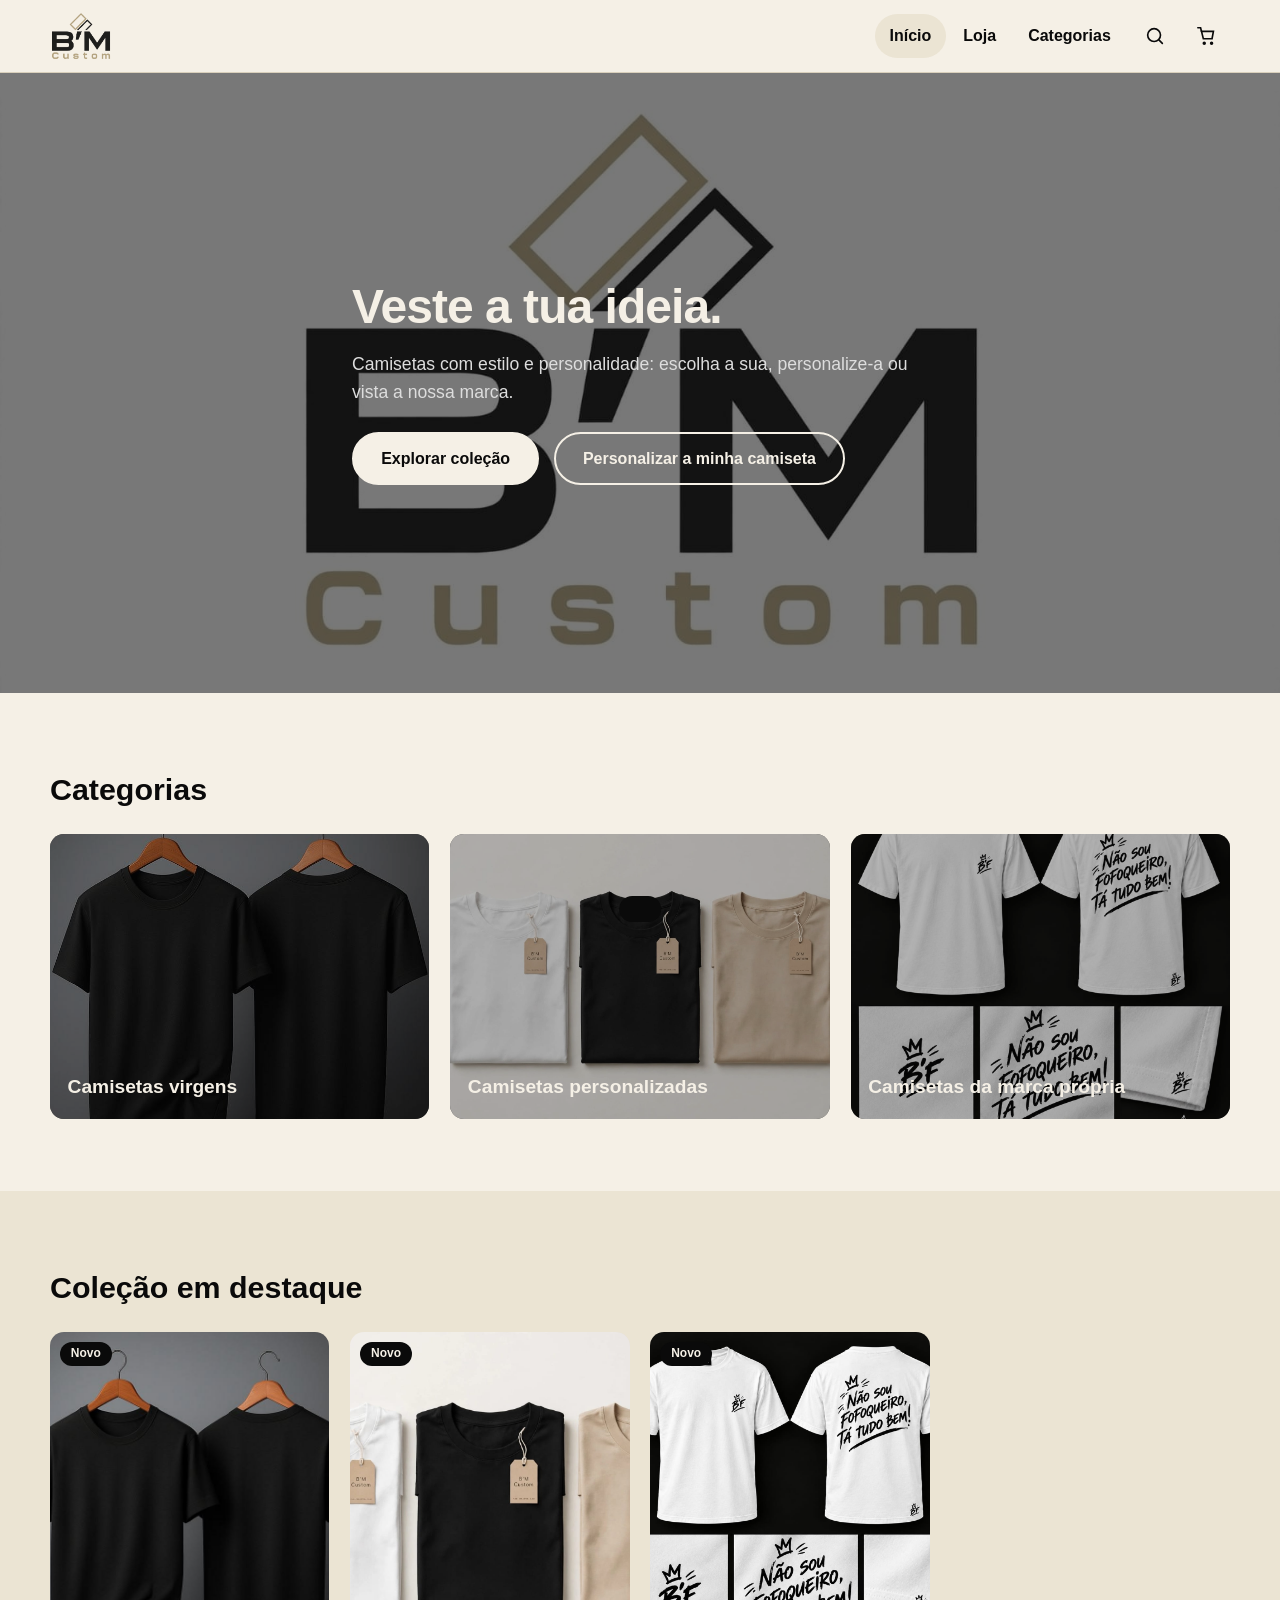
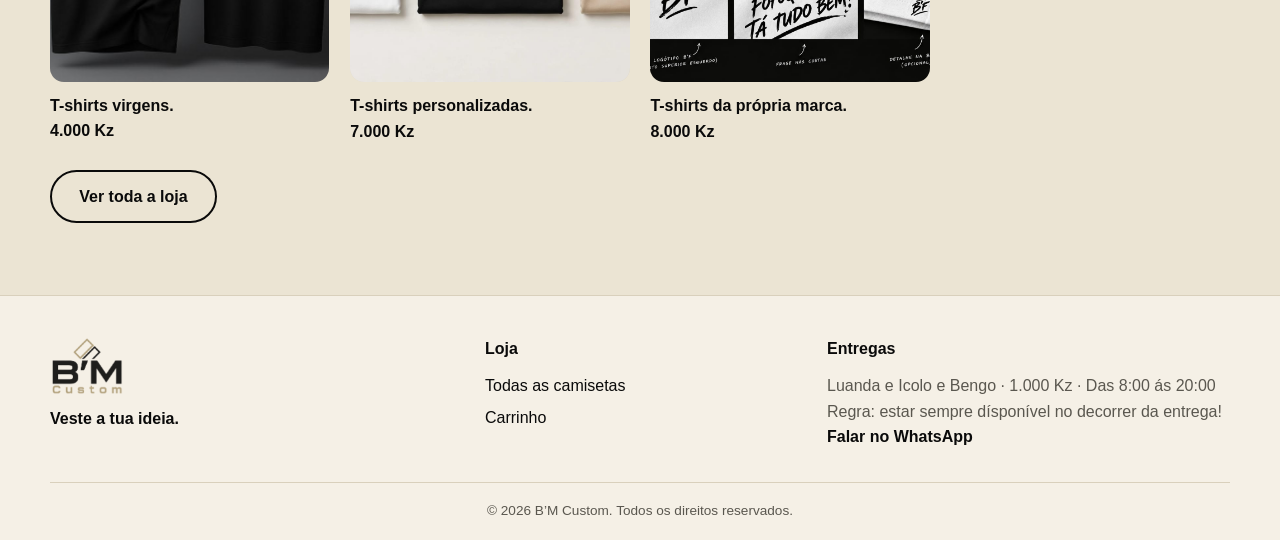
<file: index.html>
<!DOCTYPE html><html lang="pt-PT"><head><meta charset="utf-8"><meta name="viewport" content="width=device-width,initial-scale=1"><title>B’M Custom | Veste a tua ideia.</title><meta name="description" content="Camisetas virgens, personalizadas e da marca própria. Entregas em Luanda e Icolo e Bengo."><meta property="og:title" content="B’M Custom | Veste a tua ideia."><meta property="og:description" content="Camisetas virgens, personalizadas e da marca própria. Entregas em Luanda e Icolo e Bengo."><meta property="og:type" content="website"><meta property="og:image" content="assets/images/marca/logotipo.png"><meta name="theme-color" content="#0A0A0A"><link rel="icon" href="assets/images/marca/favicon.png"><link rel="stylesheet" href="css/style.css"></head><body data-page="index"><a class="skip" href="#conteudo">Saltar para o conteúdo</a><div id="hdr"></div><main id="conteudo"><section class="hero dk"><img src="assets/images/banners/banner-principal.jpg" alt=""><div class="c hc"><h1>Veste a tua ideia.</h1><p>Camisetas com estilo e personalidade: escolha a sua, personalize-a ou vista a nossa marca.</p><div class="acts"><a class="btn" href="loja.html">Explorar coleção</a><a class="btn o" href="loja.html?cat=personalizadas">Personalizar a minha camiseta</a></div></div></section>
<section class="sec" id="categorias"><div class="c"><h2>Categorias</h2><!-- Fotos: assets/images/categorias/virgens.jpg, personalizadas.jpg, marca-propria.jpg --><div class="grid three" id="cg"></div></div></section>
<section class="sec alt"><div class="c"><h2>Coleção em destaque</h2><div class="grid" id="dest"></div><div class="acts"><a class="btn o" href="loja.html">Ver toda a loja</a></div></div></section></main><div id="ftr"></div><div class="toast" id="toast" role="status"></div><noscript><p class="c sec">Ative o JavaScript para ver a loja.</p></noscript><script src="js/dados.js"></script><script src="js/produtos.js"></script><script src="js/config.js"></script><script src="js/main.js"></script></body></html>
</file>
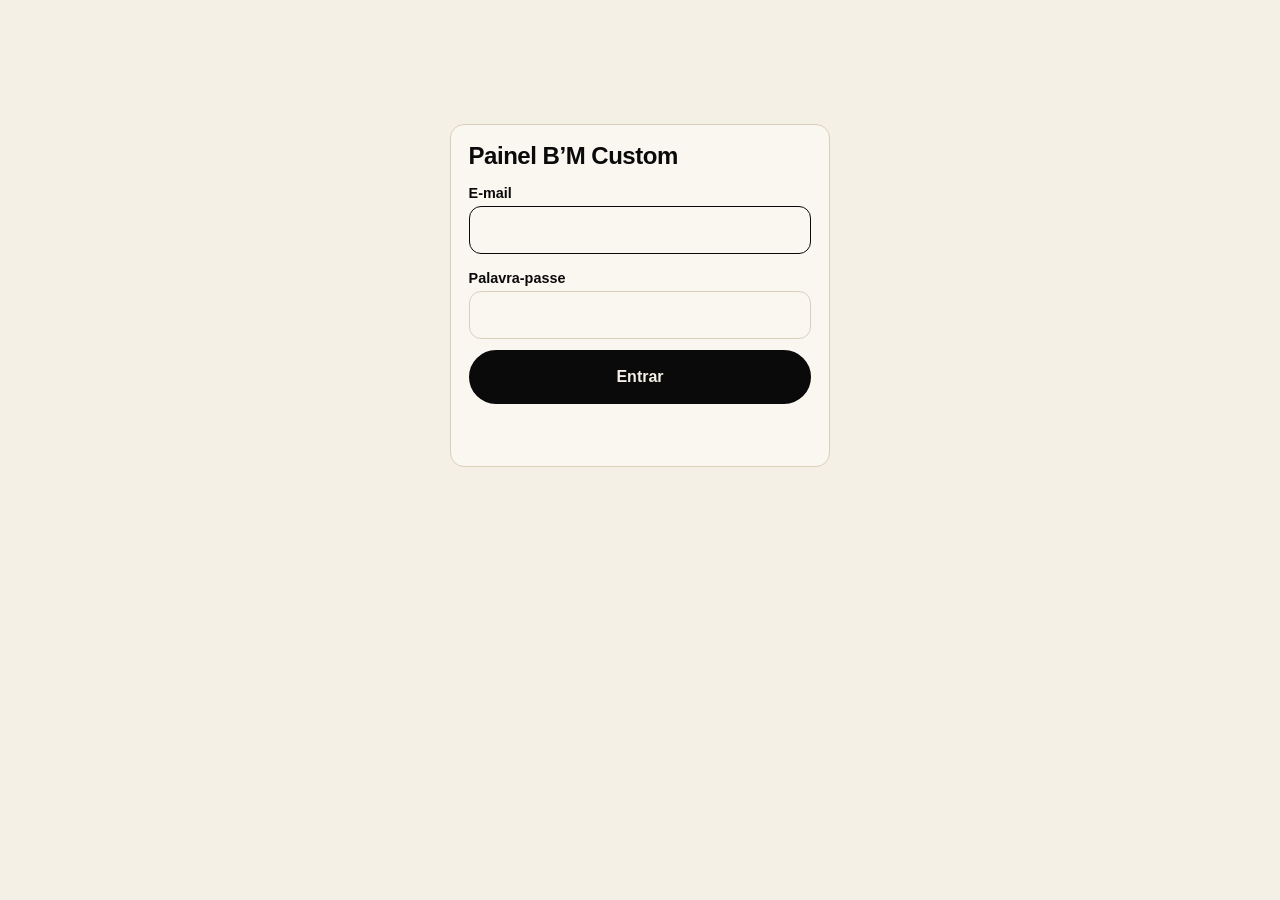
<file: admin/index.html>
<!doctype html>
<html lang="pt-PT">
<head>
<meta charset="utf-8">
<meta name="viewport" content="width=device-width,initial-scale=1">
<meta name="robots" content="noindex,nofollow">
<title>Painel · B’M Custom</title>
<link rel="stylesheet" href="../css/style.css">
<style>
  .adm{max-width:1000px;margin:0 auto;padding:1rem 1rem 5rem}
  .adm h1{font-size:1.5rem;margin:0}.adm h2{font-size:1.15rem;margin:0 0 .8rem}
  .top{display:flex;align-items:center;justify-content:space-between;gap:1rem;flex-wrap:wrap;padding:.6rem 0 1rem}
  .top small{color:var(--m)}
  .tabs{display:flex;gap:.4rem;flex-wrap:wrap;margin-bottom:1.2rem;border-bottom:1px solid var(--l);padding-bottom:.8rem}
  .tabs button{border:1px solid var(--l);background:var(--f);border-radius:99px;padding:.55rem 1.1rem;font-weight:700}
  .tabs button[aria-current="true"]{background:var(--k);color:var(--w);border-color:var(--k)}
  .box{border:1px solid var(--l);border-radius:var(--r);padding:1.1rem;margin-bottom:1rem;background:var(--f);display:grid;gap:.7rem}
  .f2{display:grid;grid-template-columns:1fr 1fr;gap:.8rem}.f3{display:grid;grid-template-columns:repeat(3,1fr);gap:.8rem}
  .bar{display:flex;flex-wrap:wrap;gap:.6rem;align-items:center;margin-bottom:1rem}.bar input,.bar select{width:auto;flex:1 1 180px}
  .sm{min-height:38px;padding:.3rem 1rem;font-size:.9rem}
  .bdgx{display:inline-block;padding:.1rem .7rem;border-radius:99px;font-weight:700;font-size:.8rem;background:var(--g);border:1px solid var(--l)}
  .bdgx.nova{background:var(--a);border-color:var(--a)}.bdgx.ok{background:#1a5c34;color:#F5F0E6;border-color:#1a5c34}.bdgx.no{background:#a82019;color:#F5F0E6;border-color:#a82019}
  .ped{border-left:4px solid var(--a)}.ped.cancelada{border-left-color:#a82019;opacity:.75}.ped.entregue{border-left-color:#1a5c34}
  .ped header{display:flex;flex-wrap:wrap;justify-content:space-between;gap:.5rem;align-items:center}
  .ped ul{display:grid;gap:.2rem}.ped li{display:flex;justify-content:space-between;gap:1rem}
  .lin{display:flex;flex-wrap:wrap;gap:.5rem;align-items:center}.lin select{width:auto;min-height:38px}
  .pl{display:flex;gap:.8rem;align-items:center;padding:.7rem;border:1px solid var(--l);border-radius:var(--r);background:var(--f);margin-bottom:.6rem;flex-wrap:wrap}
  .pl img,.pl .nofoto{width:64px;height:64px;border-radius:10px;object-fit:cover;background:var(--g);flex:none}
  .pl .info{flex:1 1 180px;display:grid}
  .fotos{display:flex;flex-wrap:wrap;gap:.7rem}.foto{position:relative;width:96px}.foto img{width:96px;height:96px;object-fit:cover;border-radius:10px;border:1px solid var(--l)}
  .foto .lin{margin-top:.3rem;gap:.2rem}.foto button{min-height:30px;min-width:30px;padding:0 .4rem;border:1px solid var(--l);background:var(--f);border-radius:8px}
  .foto .pri{position:absolute;top:4px;left:4px;background:var(--k);color:var(--w);font-size:.7rem;padding:0 .5rem;border-radius:99px}
  .gw{overflow-x:auto;border:1px solid var(--l);border-radius:12px}.gw table{border-collapse:collapse;width:100%;min-width:420px}
  .gw th,.gw td{padding:.4rem .5rem;border-bottom:1px solid var(--l);text-align:center}.gw th:first-child,.gw td:first-child{text-align:left;font-weight:600;white-space:nowrap}
  .gw input{width:4.2rem;min-height:38px;padding:.3rem;text-align:center}
  .ck{display:flex;align-items:center;gap:.5rem;font-weight:600}.ck input{width:20px;min-height:0}
  .adm small,.hint{color:var(--m)}
  .login{max-width:380px;margin:12vh auto 0}
  .tst{position:fixed;left:50%;bottom:1.2rem;transform:translateX(-50%);background:var(--k);color:var(--w);padding:.8rem 1.3rem;border-radius:16px;font-weight:700;z-index:100;max-width:90vw}
  .tst.err{background:#a82019}
  @media(max-width:640px){.f2,.f3{grid-template-columns:1fr}}
</style>
</head>
<body>
<main class="adm" id="app"><p class="mut" style="padding:2rem 0">A carregar…</p></main>
<script src="../js/config.js"></script>
<script src="admin.js"></script>
<noscript><p style="padding:2rem">Este painel precisa de JavaScript.</p></noscript>
</body>
</html>
</file>
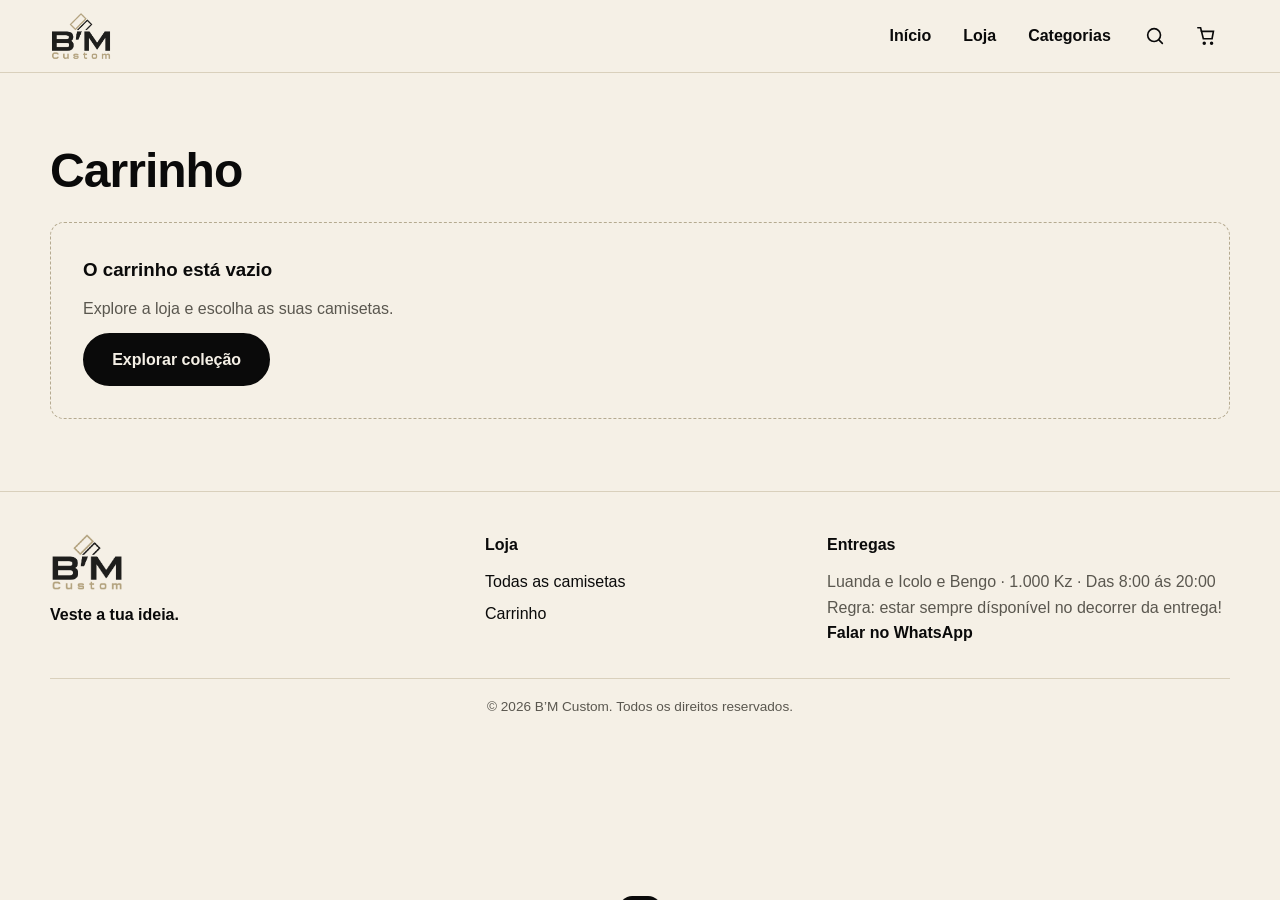
<file: carrinho.html>
<!DOCTYPE html><html lang="pt-PT"><head><meta charset="utf-8"><meta name="viewport" content="width=device-width,initial-scale=1"><title>B’M Custom | Carrinho</title><meta name="description" content="O seu carrinho B’M Custom."><meta property="og:title" content="B’M Custom | Carrinho"><meta property="og:description" content="O seu carrinho B’M Custom."><meta property="og:type" content="website"><meta property="og:image" content="assets/images/marca/logotipo.png"><meta name="theme-color" content="#0A0A0A"><link rel="icon" href="assets/images/marca/favicon.png"><link rel="stylesheet" href="css/style.css"></head><body data-page="carrinho"><a class="skip" href="#conteudo">Saltar para o conteúdo</a><div id="hdr"></div><main id="conteudo"><section class="sec"><div class="c"><h1 style="margin-bottom:1.5rem">Carrinho</h1><div id="cart"></div></div></section></main><div id="ftr"></div><div class="toast" id="toast" role="status"></div><noscript><p class="c sec">Ative o JavaScript para ver a loja.</p></noscript><script src="js/dados.js"></script><script src="js/produtos.js"></script><script src="js/config.js"></script><script src="js/main.js"></script></body></html>
</file>
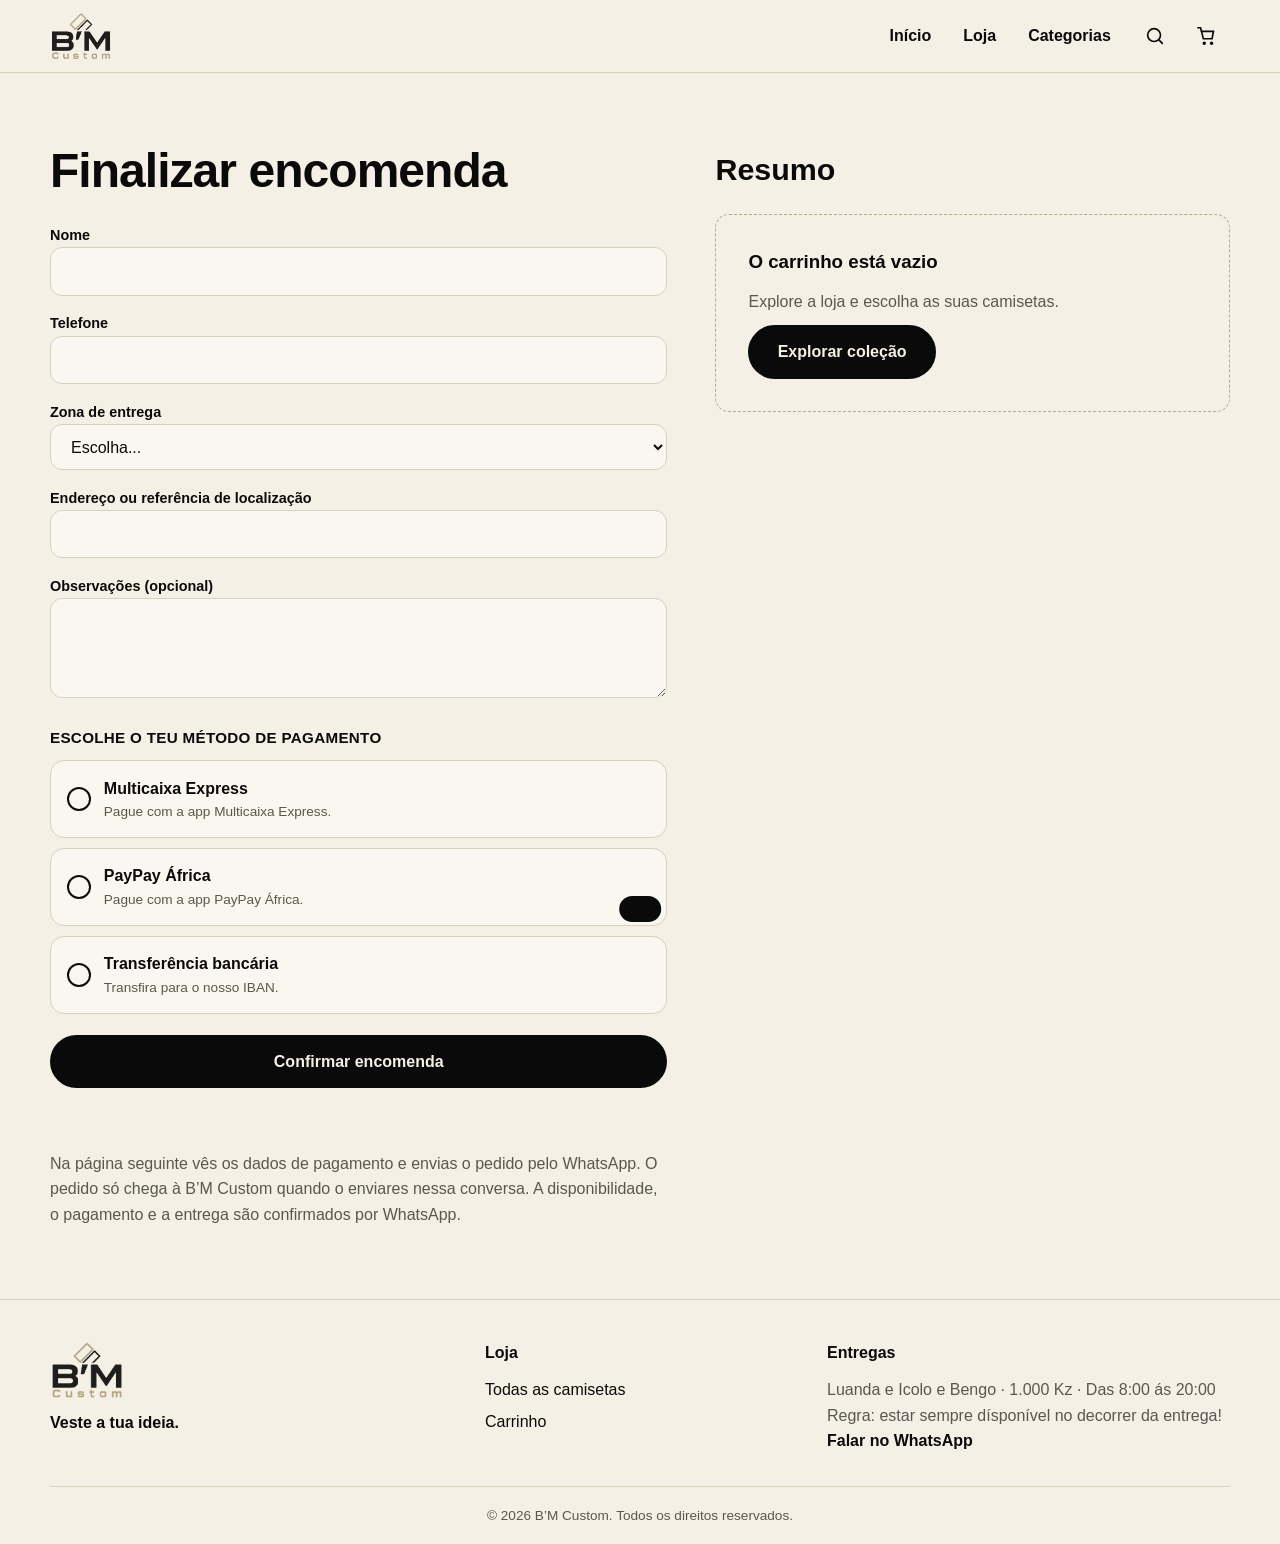
<file: checkout.html>
<!DOCTYPE html><html lang="pt-PT"><head><meta charset="utf-8"><meta name="viewport" content="width=device-width,initial-scale=1"><title>B’M Custom | Finalizar encomenda</title><meta name="description" content="Finalize a sua encomenda B’M Custom."><meta property="og:title" content="B’M Custom | Finalizar encomenda"><meta property="og:description" content="Finalize a sua encomenda B’M Custom."><meta property="og:type" content="website"><meta property="og:image" content="assets/images/marca/logotipo.png"><meta name="theme-color" content="#0A0A0A"><link rel="icon" href="assets/images/marca/favicon.png"><link rel="stylesheet" href="css/style.css"></head><body data-page="checkout"><a class="skip" href="#conteudo">Saltar para o conteúdo</a><div id="hdr"></div><main id="conteudo"><section class="sec"><div class="c two"><div><h1 style="margin-bottom:1.5rem">Finalizar encomenda</h1><form id="co"><div><label for="n">Nome</label><input id="n" name="nome" autocomplete="name" required minlength="2"></div><div><label for="t">Telefone</label><input id="t" name="telefone" type="tel" autocomplete="tel" required inputmode="tel"></div><div><label for="fz">Zona de entrega</label><select id="fz" name="zona" required><option value="">Escolha...</option></select></div><div><label for="e">Endereço ou referência de localização</label><input id="e" name="endereco" required minlength="5"></div><div><label for="o">Observações (opcional)</label><textarea id="o" name="obs" rows="3" maxlength="500"></textarea></div><fieldset class="pmf"><legend>ESCOLHE O TEU MÉTODO DE PAGAMENTO</legend><div class="pm" id="pm"></div></fieldset><button class="btn" id="go">Confirmar encomenda</button><p class="msg" id="cm" role="status"></p><p class="mut">Na página seguinte vês os dados de pagamento e envias o pedido pelo WhatsApp. O pedido só chega à B’M Custom quando o enviares nessa conversa. A disponibilidade, o pagamento e a entrega são confirmados por WhatsApp.</p></form></div><div><h2>Resumo</h2><div id="cart"></div></div></div></section></main><div id="ftr"></div><div class="toast" id="toast" role="status"></div><noscript><p class="c sec">Ative o JavaScript para ver a loja.</p></noscript><script src="js/dados.js"></script><script src="js/pagamento.js"></script><script src="js/produtos.js"></script><script src="js/config.js"></script><script src="js/main.js"></script></body></html>
</file>
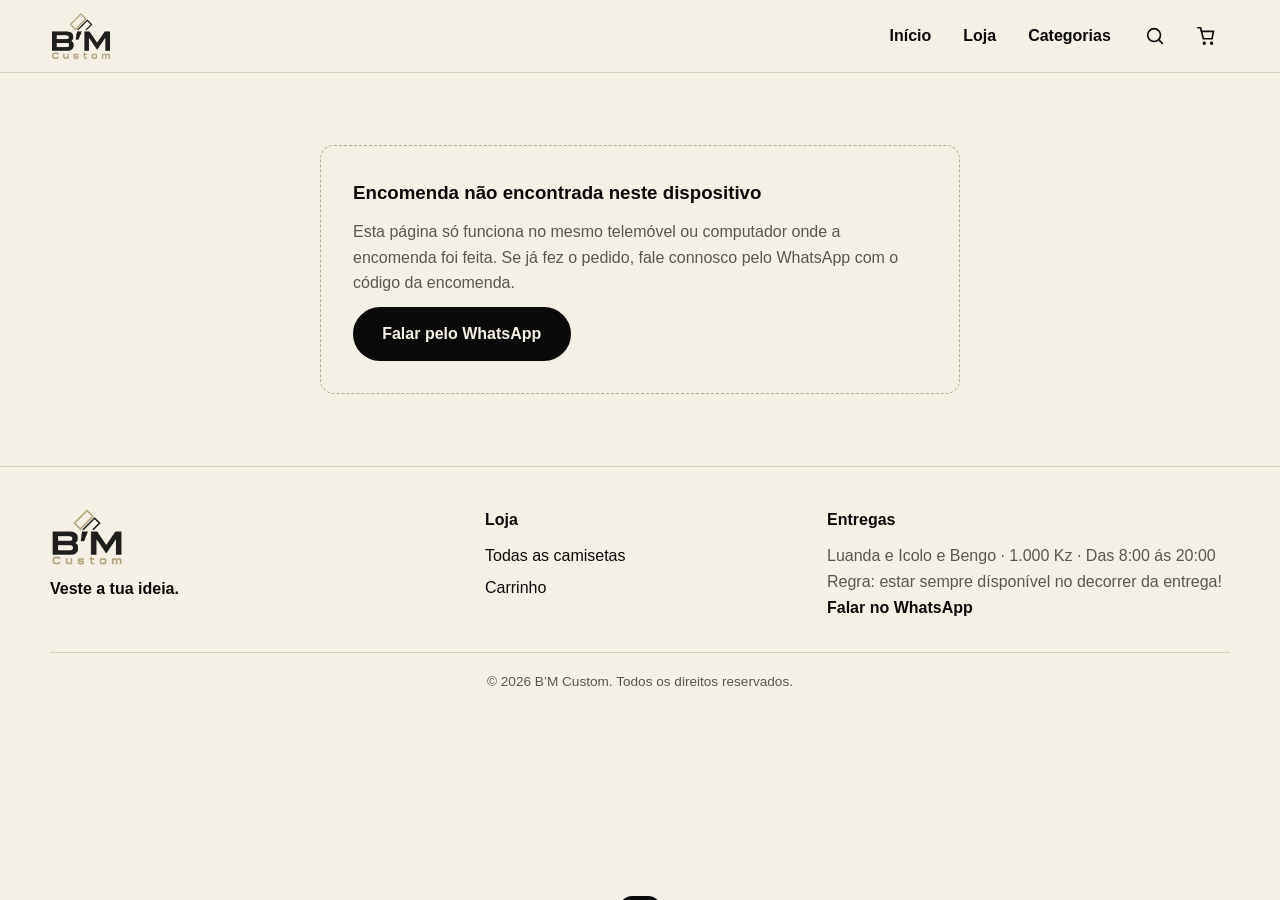
<file: confirmacao.html>
<!DOCTYPE html><html lang="pt-PT"><head><meta charset="utf-8"><meta name="viewport" content="width=device-width,initial-scale=1"><title>B’M Custom | Pagamento da encomenda</title><meta name="description" content="Dados de pagamento e envio da encomenda B’M Custom."><meta name="robots" content="noindex"><meta property="og:title" content="B’M Custom | Pagamento da encomenda"><meta property="og:type" content="website"><meta property="og:image" content="assets/images/marca/logotipo.png"><meta name="theme-color" content="#0A0A0A"><link rel="icon" href="assets/images/marca/favicon.png"><link rel="stylesheet" href="css/style.css"></head><body data-page="confirmacao"><a class="skip" href="#conteudo">Saltar para o conteúdo</a><div id="hdr"></div><main id="conteudo"><section class="sec"><div class="c" id="cf" style="display:grid;gap:1rem;max-width:40rem"></div></section></main><div id="ftr"></div><div class="toast" id="toast" role="status"></div><noscript><p class="c sec">Ative o JavaScript para ver a loja.</p></noscript><script src="js/dados.js"></script><script src="js/produtos.js"></script><script src="js/pagamento.js"></script><script src="js/config.js"></script><script src="js/main.js"></script></body></html>
</file>
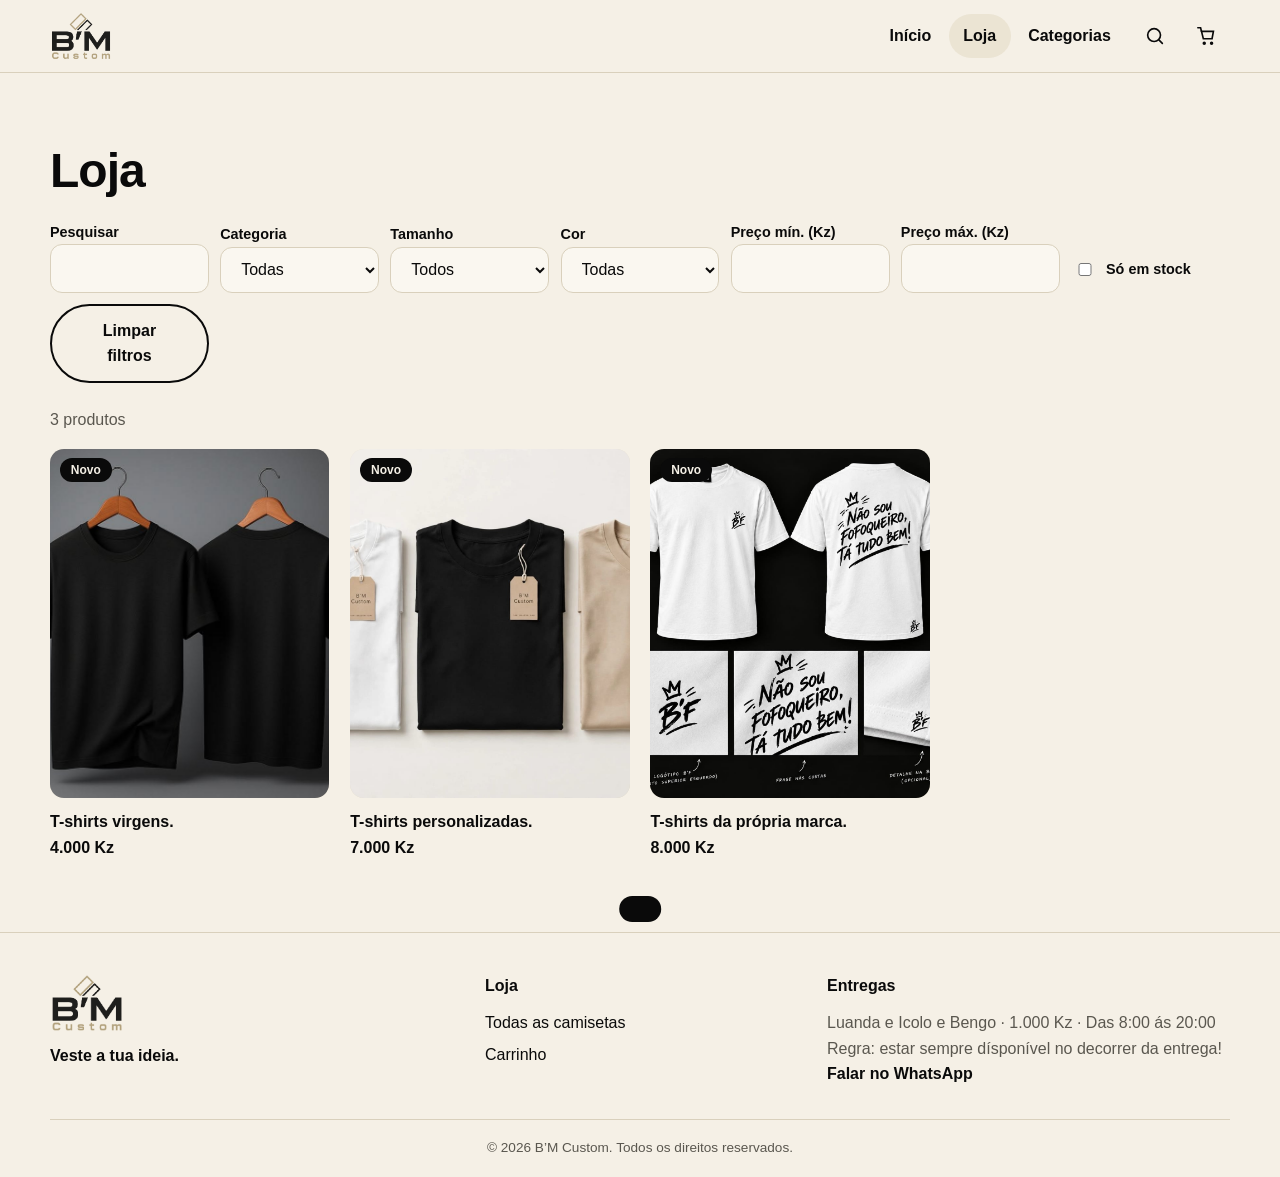
<file: loja.html>
<!DOCTYPE html><html lang="pt-PT"><head><meta charset="utf-8"><meta name="viewport" content="width=device-width,initial-scale=1"><title>B’M Custom | Loja</title><meta name="description" content="Pesquise e filtre as camisetas B’M Custom por categoria, tamanho, cor e preço."><meta property="og:title" content="B’M Custom | Loja"><meta property="og:description" content="Pesquise e filtre as camisetas B’M Custom por categoria, tamanho, cor e preço."><meta property="og:type" content="website"><meta property="og:image" content="assets/images/marca/logotipo.png"><meta name="theme-color" content="#0A0A0A"><link rel="icon" href="assets/images/marca/favicon.png"><link rel="stylesheet" href="css/style.css"></head><body data-page="loja"><a class="skip" href="#conteudo">Saltar para o conteúdo</a><div id="hdr"></div><main id="conteudo"><section class="sec"><div class="c"><h1>Loja</h1><form id="fl" class="fl" style="margin-top:1.3rem" role="search"><div><label for="q">Pesquisar</label><input id="q" name="q" type="search"></div><div><label for="fc">Categoria</label><select id="fc" name="cat"><option value="">Todas</option></select></div><div><label for="ft">Tamanho</label><select id="ft" name="tam"><option value="">Todos</option></select></div><div><label for="fo">Cor</label><select id="fo" name="cor"><option value="">Todas</option></select></div><div><label for="fm">Preço mín. (Kz)</label><input id="fm" name="min" type="number" min="0" inputmode="numeric"></div><div><label for="fx">Preço máx. (Kz)</label><input id="fx" name="max" type="number" min="0" inputmode="numeric"></div><label class="ck"><input type="checkbox" name="disp" value="1"> Só em stock</label><button type="reset" class="btn o">Limpar filtros</button></form><p class="mut" id="cnt" role="status"></p><div class="grid" id="grid" style="margin-top:1rem"></div></div></section></main><div id="ftr"></div><div class="toast" id="toast" role="status"></div><noscript><p class="c sec">Ative o JavaScript para ver a loja.</p></noscript><script src="js/dados.js"></script><script src="js/produtos.js"></script><script src="js/config.js"></script><script src="js/main.js"></script></body></html>
</file>
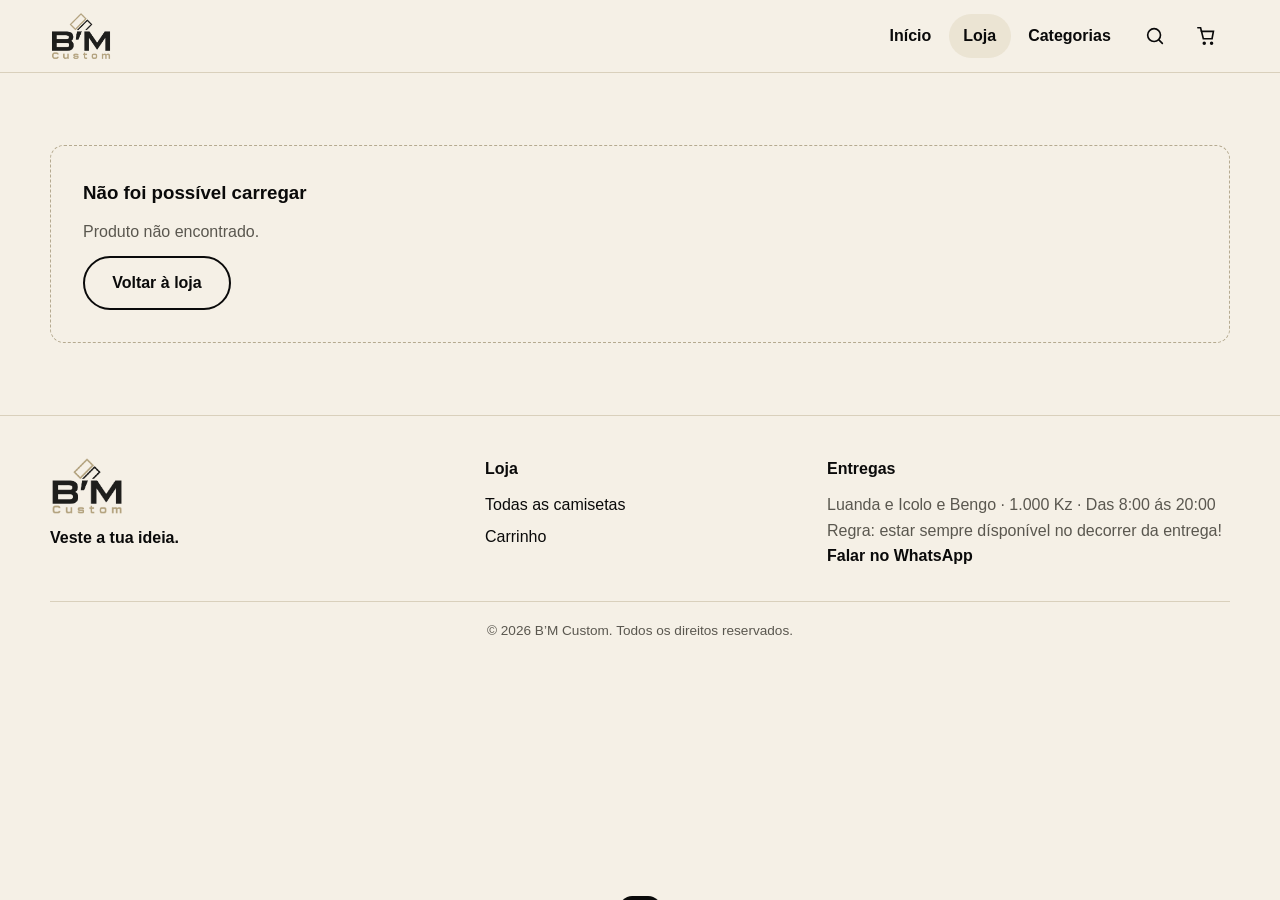
<file: produto.html>
<!DOCTYPE html><html lang="pt-PT"><head><meta charset="utf-8"><meta name="viewport" content="width=device-width,initial-scale=1"><title>B’M Custom | Produto</title><meta name="description" content="Detalhes do produto B’M Custom."><meta property="og:title" content="B’M Custom | Produto"><meta property="og:description" content="Detalhes do produto B’M Custom."><meta property="og:type" content="website"><meta property="og:image" content="assets/images/marca/logotipo.png"><meta name="theme-color" content="#0A0A0A"><link rel="icon" href="assets/images/marca/favicon.png"><link rel="stylesheet" href="css/style.css"></head><body data-page="produto"><a class="skip" href="#conteudo">Saltar para o conteúdo</a><div id="hdr"></div><main id="conteudo"><section class="sec"><div class="c pd" id="prod"></div></section></main><div id="ftr"></div><div class="toast" id="toast" role="status"></div><noscript><p class="c sec">Ative o JavaScript para ver a loja.</p></noscript><script src="js/dados.js"></script><script src="js/produtos.js"></script><script src="js/config.js"></script><script src="js/main.js"></script></body></html>
</file>
<file: css/style.css>
/* B’M Custom — preto e creme suave (#F5F0E6), com o bege do logótipo como acento discreto */
:root{--k:#0A0A0A;--w:#F5F0E6;--a:#BAAB8A;--g:#EBE4D3;--l:#D9D0BC;--m:#5a574f;--f:#FAF7F0;--r:14px;font-family:"Helvetica Neue",Arial,system-ui,sans-serif}
*{box-sizing:border-box}html{scroll-behavior:smooth}body{margin:0;background:var(--w);color:var(--k);line-height:1.6;overflow-x:hidden}
img{max-width:100%;display:block}a{color:inherit;text-decoration:none}ul{list-style:none;margin:0;padding:0}h1,h2,h3,p{margin:0}button,input,select,textarea{font:inherit;color:inherit}button{cursor:pointer}
:focus-visible{outline:2px solid var(--k);outline-offset:3px}.c{width:min(100% - 2rem,1180px);margin-inline:auto}.sec{padding-block:clamp(2.5rem,7vw,4.5rem)}.alt{background:var(--g)}.mut{color:var(--m)}
h1{font-size:clamp(1.9rem,5vw,3rem);font-weight:800;line-height:1.1;letter-spacing:-.02em}h2{font-size:clamp(1.3rem,3vw,1.9rem);font-weight:800;margin-bottom:1.3rem}
.skip{position:absolute;left:1rem;top:-4rem;background:var(--k);color:var(--w);padding:.7rem 1rem;border-radius:99px;z-index:200}.skip:focus{top:1rem}.sr{position:absolute;width:1px;height:1px;overflow:hidden;clip:rect(0 0 0 0)}
.btn{display:inline-flex;align-items:center;justify-content:center;min-height:46px;padding:.75rem 1.7rem;border-radius:99px;border:2px solid var(--k);background:var(--k);color:var(--w);font-weight:700;transition:transform .2s,background .2s,color .2s}
.btn:hover{transform:translateY(-2px);background:var(--a);border-color:var(--a);color:var(--k)}.btn.o{background:none;color:inherit}.btn.o:hover{background:var(--k);border-color:var(--k);color:var(--w)}.btn[disabled]{opacity:.4;pointer-events:none}
.dk .btn{background:var(--w);border-color:var(--w);color:var(--k)}.dk .btn.o{background:none;color:var(--w)}.dk .btn:hover{background:var(--a);border-color:var(--a);color:var(--k)}
input,select,textarea{width:100%;min-height:46px;padding:.65rem 1rem;background:var(--f);border:1px solid var(--l);border-radius:12px}input:focus,select:focus,textarea:focus{outline:none;border-color:var(--k)}label{font-weight:600;font-size:.9rem}
.hdr{position:sticky;top:0;z-index:80;background:rgba(245,240,230,.96);backdrop-filter:blur(8px);border-bottom:1px solid var(--l)}.hin{height:72px;display:flex;align-items:center;gap:.4rem}
.logo{margin-right:auto}.logo img{height:50px;width:auto}.nav{display:flex;gap:.2rem}.nav a{padding:.6rem .9rem;border-radius:99px;font-weight:600}.nav a:hover,.nav a[aria-current]{background:var(--g)}
.ib{position:relative;width:46px;height:46px;display:grid;place-items:center;background:none;border:0;border-radius:50%}.ib:hover{background:var(--g)}.ib svg{width:22px;height:22px;stroke:currentColor;fill:none;stroke-width:1.8;stroke-linecap:round}.ib.bg{display:none}
.bdg{position:absolute;top:3px;right:1px;min-width:19px;height:19px;padding:0 5px;display:grid;place-items:center;background:var(--k);color:var(--w);border-radius:99px;font-size:.7rem;font-weight:800}.bdg[hidden]{display:none}
.sf{display:none;border-top:1px solid var(--l)}.sf.open{display:block}.sf form{display:flex;gap:.6rem;padding-block:.8rem}
.promo{background:var(--a);color:var(--k);text-align:center;padding:.7rem 1rem;font-weight:600}
.hero{position:relative;overflow:hidden;background:var(--k);color:var(--w);min-height:min(78svh,620px);display:flex;align-items:center}.hero>img{position:absolute;inset:0;width:100%;height:100%;object-fit:cover;opacity:.45}img.x{display:none}
.hc{position:relative;padding-block:3rem;max-width:36rem;animation:rise .8s both}.hc h1{margin-bottom:1rem}.hc p{color:#ddd;font-size:1.1rem}.acts{display:flex;flex-wrap:wrap;gap:.9rem;margin-top:1.6rem}@keyframes rise{from{opacity:0;transform:translateY(18px)}}
.grid{display:grid;grid-template-columns:repeat(auto-fill,minmax(min(100%,240px),1fr));gap:1.3rem}.three{grid-template-columns:repeat(auto-fit,minmax(min(100%,260px),1fr))}
.card{display:block;transition:transform .3s}.card:hover{transform:translateY(-4px)}.ph{position:relative;aspect-ratio:4/5;background:linear-gradient(145deg,#ece5d4,#ddd4bf);border-radius:var(--r);overflow:hidden}.ph img{position:absolute;inset:0;width:100%;height:100%;object-fit:cover}
.card h3{font-size:1rem;margin-top:.7rem}.pr{font-weight:800}.pr s{font-weight:400;color:var(--m);margin-left:.4rem}.tag{position:absolute;top:.6rem;left:.6rem;background:var(--k);color:var(--w);font-size:.75rem;font-weight:700;padding:.15rem .7rem;border-radius:99px}
.cat{position:relative;display:block;border-radius:var(--r);overflow:hidden;aspect-ratio:4/3;background:var(--k);color:var(--w)}.cat img{position:absolute;inset:0;width:100%;height:100%;object-fit:cover;opacity:.7;transition:transform .5s}.cat:hover img{transform:scale(1.04)}.cat span{position:absolute;left:1.1rem;bottom:1rem;font-weight:800;font-size:1.2rem}
.fl{display:grid;grid-template-columns:repeat(auto-fit,minmax(150px,1fr));gap:.7rem;align-items:end;margin-bottom:1.5rem}.fl .ck{display:flex;align-items:center;gap:.5rem;min-height:46px}.fl .ck input{width:20px;min-height:0}
.empty{grid-column:1/-1;border:1px dashed #b5aa90;border-radius:var(--r);padding:2rem;display:grid;gap:.7rem;justify-items:start}
.pd{display:grid;grid-template-columns:1fr 1fr;gap:3rem;align-items:start}.th{display:flex;gap:.5rem;margin-top:.6rem}.th button{width:64px;height:64px;padding:0;border:2px solid var(--l);border-radius:10px;overflow:hidden;background:none}.th button[aria-pressed=true]{border-color:var(--k)}
fieldset{border:0;padding:0;margin:1.1rem 0}legend{font-weight:700;margin-bottom:.5rem;padding:0}.opt{display:flex;flex-wrap:wrap;gap:.5rem}.opt button{min-width:46px;min-height:46px;padding:.3rem 1rem;border:1px solid var(--l);border-radius:12px;background:var(--f)}.opt button[aria-pressed=true]{background:var(--k);color:var(--w);border-color:var(--k)}.opt button:disabled{opacity:.35;text-decoration:line-through;cursor:not-allowed}
.qty{display:inline-flex;align-items:center;border:1px solid var(--l);border-radius:99px}.qty button{width:46px;height:46px;background:none;border:0;font-size:1.2rem}.qty output{min-width:2rem;text-align:center}
.msg{min-height:1.5rem;font-weight:600;font-size:.92rem;margin-top:.6rem}.ok{color:#1a5c34}.err{color:#a82019}
.rows{display:grid;gap:1rem}.row{display:flex;flex-wrap:wrap;align-items:center;gap:1rem;padding:1rem;border:1px solid var(--l);border-radius:var(--r)}.row .ph{width:72px;aspect-ratio:1;border-radius:10px}.rd{flex:1 1 180px;display:grid}.rm{background:none;border:0;color:var(--m);text-decoration:underline;min-height:44px}
.two{display:grid;grid-template-columns:1.2fr 1fr;gap:3rem;align-items:start}.sum{padding:1.5rem;background:var(--g);border-radius:var(--r);display:grid;gap:.6rem}.sum div{display:flex;justify-content:space-between}.tot{font-size:1.2rem;font-weight:800}
form{display:grid;gap:.9rem}footer{border-top:1px solid var(--l);padding-top:2.5rem}.fg{display:grid;grid-template-columns:1.3fr 1fr 1.3fr;gap:2rem;padding-bottom:2rem}.fg h3{font-size:1rem;margin-bottom:.7rem}.fg img{height:60px;width:auto;margin-bottom:.6rem}.fg li+li{margin-top:.4rem}.fg a:hover{text-decoration:underline}.cp{border-top:1px solid var(--l);padding:1.1rem 0;text-align:center;color:var(--m);font-size:.85rem}
.toast{position:fixed;left:50%;bottom:1.2rem;z-index:100;transform:translate(-50%,160%);background:var(--k);color:var(--w);padding:.8rem 1.3rem;border-radius:16px;font-weight:700;transition:transform .35s}.toast.show{transform:translate(-50%,0)}
@media(max-width:800px){.ib.bg{display:grid}.nav{display:none;position:absolute;top:100%;left:0;right:0;flex-direction:column;background:var(--w);padding:.5rem 1rem 1rem;border-bottom:1px solid var(--l)}.nav.open{display:flex}.pd,.two,.fg{grid-template-columns:1fr;gap:1.5rem}.logo img{height:42px}.acts .btn{flex:1 1 100%}}
@media(prefers-reduced-motion:reduce){html{scroll-behavior:auto}*,*::before,*::after{animation:none!important;transition:none!important}}
/* Painel */
.ad{max-width:980px;margin:0 auto;padding:1.5rem 1rem 4rem}.ad nav{display:flex;gap:.5rem;margin:1rem 0}.ad .box{border:1px solid var(--l);border-radius:var(--r);padding:1.2rem;margin-bottom:1rem;display:grid;gap:.6rem}.ad textarea{min-height:90px}.ad .f2{display:grid;grid-template-columns:1fr 1fr;gap:.7rem}.ad small{color:var(--m)}.ad .lin{display:flex;flex-wrap:wrap;gap:.5rem;align-items:center}.ad .lin select{width:auto}

/* Pagamento: cartões de escolha, instruções, estados */
.pmf{border:0;padding:0;margin:.4rem 0}.pmf legend{font-weight:800;letter-spacing:.02em;margin-bottom:.6rem;font-size:.95rem}.pm{display:grid;gap:.6rem}
.pmc{position:relative;display:flex;align-items:center;gap:.8rem;padding:.9rem 1rem;border:1.5px solid var(--l);border-radius:var(--r);background:var(--f);cursor:pointer;font-weight:400}
.pmc input{position:absolute;opacity:0;width:1px;min-height:0;pointer-events:none}.pmc span{display:grid}.pmc strong{font-size:1rem}.pmc small{font-size:.85rem}
.pmc::before{content:"";flex:none;width:20px;height:20px;border-radius:50%;border:2px solid var(--k);background:var(--f)}
.pmc:has(input:checked){border-color:var(--k);box-shadow:0 0 0 1px var(--k)}.pmc:has(input:checked)::before{background:radial-gradient(var(--k) 0 45%,var(--f) 50%)}.pmc:has(input:focus-visible){outline:2px solid var(--k);outline-offset:3px}
.payb{border:1.5px solid var(--k);border-radius:var(--r);padding:1.1rem 1.2rem;background:var(--f);display:grid;gap:.5rem}.kv{display:flex;flex-wrap:wrap;justify-content:space-between;gap:.2rem 1rem;overflow-wrap:anywhere}.kv .big{font-size:1.25rem;letter-spacing:.02em}
.steps{margin:.2rem 0 0;padding-left:1.3rem;display:grid;gap:.35rem}
.attn{border-left:5px solid var(--k);background:var(--g);border-radius:0 var(--r) var(--r) 0;padding:1rem 1.2rem;display:grid;gap:.5rem;font-size:.95rem}.attn strong{letter-spacing:.08em}
.bdgp{display:inline-block;padding:.2rem .8rem;border-radius:99px;font-weight:700;font-size:.85rem;background:var(--g);border:1px solid var(--l)}.bdgp.s-pago{background:#1a5c34;color:#F5F0E6;border-color:#1a5c34}.bdgp.s-por_confirmar{background:var(--a);border-color:var(--a)}.bdgp.s-rejeitado,.bdgp.s-cancelado{background:#a82019;color:#F5F0E6;border-color:#a82019}
.alt-wa{font-size:.9rem}.alt-wa summary{cursor:pointer;font-weight:600}
.ad .ped{border-left:4px solid var(--a)}.ad .bar{display:flex;flex-wrap:wrap;gap:.6rem;align-items:center;margin-bottom:1rem}.ad .bar input{flex:1 1 220px;width:auto}.ad .lin .btn{min-height:40px;padding:.4rem 1.1rem}.ad .st{font-weight:700}
.logo img,.fg img{mix-blend-mode:multiply} /* o JPG do logótipo tem fundo branco: assim funde-se com o creme sem alterar o ficheiro */
/* «Ver mais modelos» */
html{scroll-behavior:smooth}@media(prefers-reduced-motion:reduce){html{scroll-behavior:auto}}
#mais-modelos{scroll-margin-top:84px}
</file>
